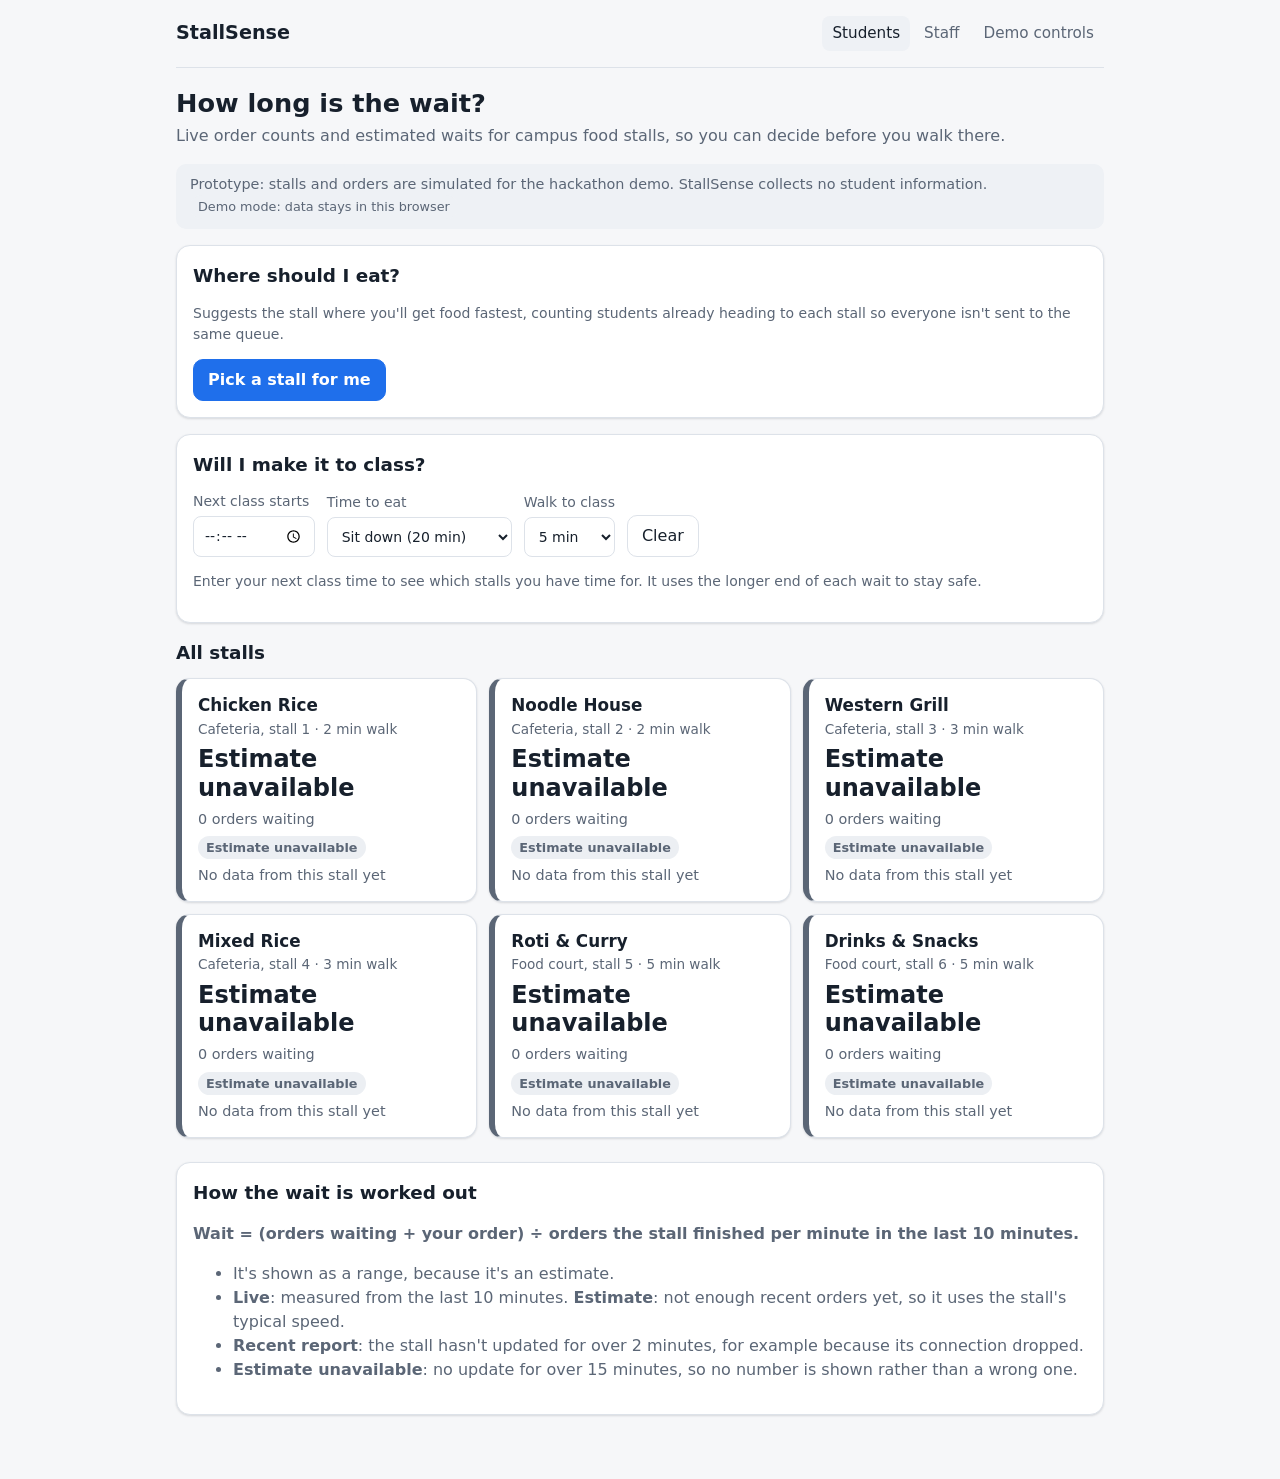
<file: index.html>
<!DOCTYPE html>
<html lang="en">
<head>
  <meta charset="utf-8">
  <meta name="viewport" content="width=device-width, initial-scale=1">
  <title>StallSense</title>
  <meta name="description" content="Live order counts and wait times for campus food stalls.">
  <link rel="stylesheet" href="css/style.css">
</head>
<body>
  <div class="wrap">
    <header class="top">
      <a class="brand" href="index.html">StallSense</a>
      <nav>
        <a href="index.html" class="active">Students</a>
        <a href="staff.html">Staff</a>
        <a href="demo.html">Demo controls</a>
      </nav>
    </header>

    <h1>How long is the wait?</h1>
    <p class="lead">Live order counts and estimated waits for campus food stalls, so you can decide before you walk there.</p>
    <p class="notice">Prototype: stalls and orders are simulated for the hackathon demo. StallSense collects no student information. <span id="mode"></span></p>

    <section class="panel">
      <h2>Where should I eat?</h2>
      <p class="muted small">Suggests the stall where you'll get food fastest, counting students already heading to each stall so everyone isn't sent to the same queue.</p>
      <button class="primary" id="pick-btn">Pick a stall for me</button>
      <div class="pick" id="pick"></div>
    </section>

    <section class="panel">
      <h2>Will I make it to class?</h2>
      <div class="row">
        <label class="field">Next class starts
          <input type="time" id="class-time">
        </label>
        <label class="field">Time to eat
          <select id="eat">
            <option value="0">Takeaway</option>
            <option value="10">Quick meal (10 min)</option>
            <option value="20" selected>Sit down (20 min)</option>
          </select>
        </label>
        <label class="field">Walk to class
          <select id="walk-class">
            <option value="3">3 min</option>
            <option value="5" selected>5 min</option>
            <option value="10">10 min</option>
          </select>
        </label>
        <button id="clear-class">Clear</button>
      </div>
      <p class="muted small" id="class-hint">Enter your next class time to see which stalls you have time for. It uses the longer end of each wait to stay safe.</p>
    </section>

    <h2>All stalls</h2>
    <div class="grid" id="stalls"></div>

    <section class="how panel">
      <h2>How the wait is worked out</h2>
      <p><strong>Wait = (orders waiting + your order) ÷ orders the stall finished per minute in the last 10 minutes.</strong></p>
      <ul>
        <li>It's shown as a range, because it's an estimate.</li>
        <li><strong>Live</strong>: measured from the last 10 minutes. <strong>Estimate</strong>: not enough recent orders yet, so it uses the stall's typical speed.</li>
        <li><strong>Recent report</strong>: the stall hasn't updated for over 2 minutes, for example because its connection dropped.</li>
        <li><strong>Estimate unavailable</strong>: no update for over 15 minutes, so no number is shown rather than a wrong one.</li>
      </ul>
    </section>
  </div>

  <script src="js/config.js"></script>
  <script src="js/stalls.js"></script>
  <script src="js/estimate.js"></script>
  <script src="js/backend-local.js"></script>
  <script src="js/backend-firebase.js"></script>
  <script src="js/store.js"></script>
  <script>
  (async function () {
    const { STALLS, newId, getStore, modeBadge } = SS;
    const { stallStats, labelDetail, recommend, willIMakeIt } = SS.estimate;

    const $ = (id) => document.getElementById(id);

    const store = await getStore();
    $("mode").innerHTML = modeBadge();
    let state = { orders: [], stalls: {}, recs: [] };
    let lastPick = 0;
    const esc = SS.esc;

    function classTimeMs() {
      const v = $("class-time").value;
      if (!v) return null;
      const [h, m] = v.split(":").map(Number);
      const d = new Date();
      d.setHours(h, m, 0, 0);
      return d.getTime();
    }

    function verdictHtml(st) {
      const ct = classTimeMs();
      if (ct === null) return "";
      const r = willIMakeIt(st, ct, { eatMins: Number($("eat").value), walkToClass: Number($("walk-class").value) });
      if (r.verdict === "unknown") return `<div class="verdict unknown">Can't tell: no recent data</div>`;
      if (r.verdict === "yes") return `<div class="verdict yes">Yes, about ${r.spare} min to spare</div>`;
      if (r.verdict === "tight") return `<div class="verdict tight">Tight, under 5 min to spare</div>`;
      return `<div class="verdict no">No, you'd be about ${-r.spare} min late</div>`;
    }

    function render() {
      const now = Date.now();
      const stats = STALLS.map((s) => stallStats(s, state, now));
      stats.sort((a, b) => (b.available - a.available) || (a.high - b.high));
      $("stalls").innerHTML = stats.map((st) => {
        const waitText = st.available ? `About ${st.low}–${st.high} min` : "Estimate unavailable";
        const orders = st.waiting === 1 ? "1 order waiting" : `${st.waiting} orders waiting`;
        const enRoute = st.enRoute ? ` · ${st.enRoute} on the way` : "";
        return `<article class="card ${st.level}">
          <div><div class="name">${esc(st.stall.name)}</div><div class="place">${esc(st.stall.place)} · ${st.stall.walk} min walk</div></div>
          <div class="wait">${waitText}</div>
          <div class="meta">${orders}${enRoute}</div>
          <span class="chip ${st.level}">${st.label}</span>
          <div class="meta small">${labelDetail(st)}</div>
          ${verdictHtml(st)}
        </article>`;
      }).join("");
      $("class-hint").style.display = classTimeMs() === null ? "" : "none";
    }

    $("pick-btn").addEventListener("click", async () => {
      const now = Date.now();
      const stats = STALLS.map((s) => stallStats(s, state, now));
      const best = recommend(stats);
      const box = $("pick");
      box.classList.add("show");
      if (!best) {
        box.innerHTML = `<p class="muted">No stall has recent data right now, so there's nothing reliable to suggest.</p>`;
        return;
      }
      const st = best.stats;
      const foodIn = Math.round(best.total);
      box.innerHTML = `<div class="big">Go to ${esc(st.stall.name)}</div>
        <div class="muted">${esc(st.stall.place)} · ${st.stall.walk} min walk · food in about ${foodIn} min</div>
        <div class="muted small">Counted ${st.enRoute} other student${st.enRoute === 1 ? "" : "s"} already heading there.</div>`;
      // Record the suggestion so the next student sees this stall as a bit busier.
      if (now - lastPick > 10000) {
        lastPick = now;
        await store.addRec({ id: newId("rec"), stallId: st.stall.id, at: now });
      }
    });

    for (const id of ["class-time", "eat", "walk-class"]) $(id).addEventListener("input", render);
    $("clear-class").addEventListener("click", () => { $("class-time").value = ""; render(); });

    store.subscribe((s) => { state = s; render(); });
    setInterval(render, 15000);
  })();
  </script>
</body>
</html>
</file>
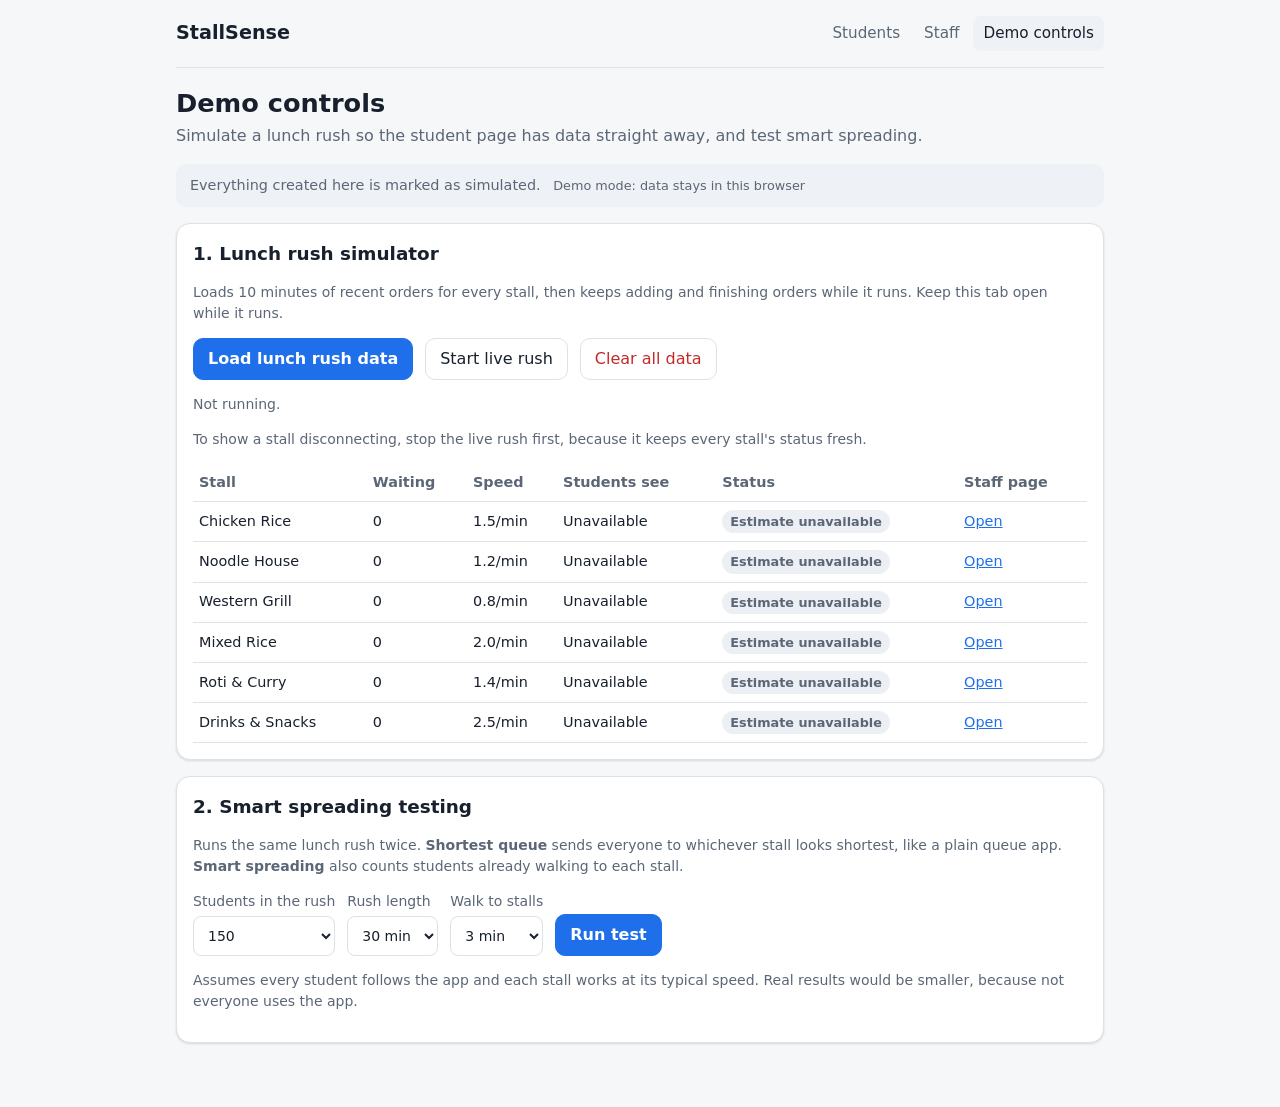
<file: demo.html>
<!DOCTYPE html>
<html lang="en">
<head>
  <meta charset="utf-8">
  <meta name="viewport" content="width=device-width, initial-scale=1">
  <title>StallSense Demo</title>
  <meta name="description" content="Simulate a lunch rush and test smart spreading.">
  <link rel="stylesheet" href="css/style.css">
</head>
<body>
  <div class="wrap">
    <header class="top">
      <a class="brand" href="index.html">StallSense</a>
      <nav>
        <a href="index.html">Students</a>
        <a href="staff.html">Staff</a>
        <a href="demo.html" class="active">Demo controls</a>
      </nav>
    </header>

    <h1>Demo controls</h1>
    <p class="lead">Simulate a lunch rush so the student page has data straight away, and test smart spreading.</p>
    <p class="notice">Everything created here is marked as simulated. <span id="mode"></span></p>

    <section class="panel">
      <h2>1. Lunch rush simulator</h2>
      <p class="muted small">Loads 10 minutes of recent orders for every stall, then keeps adding and finishing orders while it runs. Keep this tab open while it runs.</p>
      <div class="row">
        <button class="primary" id="seed">Load lunch rush data</button>
        <button id="rush">Start live rush</button>
        <button class="danger" id="reset">Clear all data</button>
      </div>
      <p class="muted small" id="sim-status">Not running.</p>
      <p class="muted small">To show a stall disconnecting, stop the live rush first, because it keeps every stall's status fresh.</p>
      <div class="table-scroll">
        <table>
          <thead><tr><th>Stall</th><th>Waiting</th><th>Speed</th><th>Students see</th><th>Status</th><th>Staff page</th></tr></thead>
          <tbody id="status"></tbody>
        </table>
      </div>
    </section>

    <section class="panel">
      <h2>2. Smart spreading testing</h2>
      <p class="muted small">Runs the same lunch rush twice. <strong>Shortest queue</strong> sends everyone to whichever stall looks shortest, like a plain queue app. <strong>Smart spreading</strong> also counts students already walking to each stall.</p>
      <div class="row">
        <label class="field">Students in the rush
          <select id="students">
            <option value="100">100</option>
            <option value="150" selected>150</option>
            <option value="200">200</option>
          </select>
        </label>
        <label class="field">Rush length
          <select id="minutes">
            <option value="20">20 min</option>
            <option value="30" selected>30 min</option>
            <option value="45">45 min</option>
          </select>
        </label>
        <label class="field">Walk to stalls
          <select id="walk">
            <option value="2">2 min</option>
            <option value="3" selected>3 min</option>
            <option value="5">5 min</option>
          </select>
        </label>
        <button class="primary" id="run">Run test</button>
      </div>
      <div id="results"></div>
      <p class="muted small">Assumes every student follows the app and each stall works at its typical speed. Real results would be smaller, because not everyone uses the app.</p>
    </section>
  </div>

  <script src="js/config.js"></script>
  <script src="js/stalls.js"></script>
  <script src="js/estimate.js"></script>
  <script src="js/backend-local.js"></script>
  <script src="js/backend-firebase.js"></script>
  <script src="js/store.js"></script>
  <script src="js/spread.js"></script>
  <script>
  (async function () {
    const { STALLS, getStore, newId, modeBadge, runSpreadTest } = SS;
    const { stallStats } = SS.estimate;

    const $ = (id) => document.getElementById(id);
    const MIN = 60000;

    const store = await getStore();
    $("mode").innerHTML = modeBadge();
    let state = { orders: [], stalls: {}, recs: [] };

    // How much busier than its speed each stall gets during the rush (>1 builds a queue).
    const RUSH = { "chicken-rice": 1.35, noodles: 1.15, western: 1.3, "mixed-rice": 0.9, roti: 1.2, drinks: 0.8 };
    const START_QUEUE = { "chicken-rice": 12, noodles: 6, western: 9, "mixed-rice": 4, roti: 14, drinks: 2 };

    function render() {
      const now = Date.now();
      $("status").innerHTML = STALLS.map((s) => {
        const st = stallStats(s, state, now);
        const shown = st.available ? `${st.low}–${st.high} min` : "Unavailable";
        return `<tr><td>${s.name}</td><td>${st.waiting}</td><td>${st.rate.toFixed(1)}/min</td>
          <td>${shown}</td><td><span class="chip ${st.level}">${st.label}</span></td>
          <td><a href="staff.html?stall=${s.id}" target="_blank">Open</a></td></tr>`;
      }).join("");
    }

    // Load lunch rush data: finished orders over the last 10 minutes plus a waiting queue.
    $("seed").addEventListener("click", async () => {
      const now = Date.now();
      const orders = [];
      let num = 500;
      for (const s of STALLS) {
        const finished = Math.round(s.baseRate * 10 * (0.85 + Math.random() * 0.3));
        for (let i = 0; i < finished; i++) {
          const readyAt = now - ((i + 0.5) / finished) * 10 * MIN;
          const createdAt = readyAt - (3 + Math.random() * 6) * MIN;
          orders.push({ id: newId(s.id), stallId: s.id, num: num++, createdAt, readyAt, source: "sim" });
        }
        const queue = START_QUEUE[s.id] ?? 5;
        for (let i = 0; i < queue; i++) {
          const createdAt = now - (i / Math.max(queue, 1)) * 8 * MIN;
          orders.push({ id: newId(s.id), stallId: s.id, num: num++, createdAt, readyAt: null, source: "sim" });
        }
      }
      $("sim-status").textContent = "Loading…";
      await store.bulkAdd(orders);
      await Promise.all(STALLS.map((s) => store.heartbeat(s.id)));
      $("sim-status").textContent = `Loaded ${orders.length} simulated orders.` + (timer ? " Live rush running." : "");
    });

    // Live rush: every 2 seconds, new orders arrive and stalls finish orders at their speed.
    let timer = null;
    let lastBeat = 0;
    const credit = {};
    let simNum = 900;

    function tick() {
      const now = Date.now();
      const step = 2 / 60; // minutes per tick
      for (const s of STALLS) {
        const waiting = state.orders
          .filter((o) => o.stallId === s.id && !o.readyAt && o.source === "sim")
          .sort((a, b) => a.createdAt - b.createdAt);

        const busy = waiting.length > 25 ? 0.5 : RUSH[s.id] ?? 1;
        if (Math.random() < s.baseRate * busy * step) {
          store.addOrder({ id: newId(s.id), stallId: s.id, num: simNum++, createdAt: now, readyAt: null, source: "sim" });
        }

        credit[s.id] = (credit[s.id] || 0) + s.baseRate * step;
        let i = 0;
        while (credit[s.id] >= 1 && i < waiting.length) {
          store.markReady(waiting[i].id, now);
          credit[s.id] -= 1;
          i++;
        }
        if (i === waiting.length) credit[s.id] = Math.min(credit[s.id], 1);
      }
      if (now - lastBeat > 20000) {
        lastBeat = now;
        STALLS.forEach((s) => store.heartbeat(s.id));
      }
    }

    $("rush").addEventListener("click", () => {
      if (timer) {
        clearInterval(timer);
        timer = null;
        $("rush").textContent = "Start live rush";
        $("sim-status").textContent = "Stopped.";
      } else {
        timer = setInterval(tick, 2000);
        tick();
        $("rush").textContent = "Stop live rush";
        $("sim-status").textContent = "Live rush running. Keep this tab open.";
      }
    });

    $("reset").addEventListener("click", async () => {
      if (!confirm("Clear all orders, stall status and suggestions? This can't be undone.")) return;
      await store.resetAll();
      $("sim-status").textContent = "All data cleared.";
    });

    // Smart spreading test
    function bars(perStall, maxStudents) {
      return perStall.map((p) => `<div class="bar-row"><span>${p.name}</span>
        <div class="bar ${p.longest > 15 ? "hot" : ""}" style="width:${(p.students / maxStudents) * 100}%"></div>
        <span>${p.students}</span></div>`).join("");
    }

    function result(title, r, maxStudents) {
      return `<div class="result mini"><h3>${title}</h3>
        <div class="muted small">Longest wait</div><div class="stat">${r.longest.toFixed(1)} min</div>
        <div class="muted small">Average wait ${r.average.toFixed(1)} min · ${r.over15} students waited over 15 min</div>
        <div class="muted small" style="margin-top:8px">Students sent to each stall (red = someone waited over 15 min)</div>
        ${bars(r.perStall, maxStudents)}</div>`;
    }

    $("run").addEventListener("click", () => {
      const r = runSpreadTest(STALLS, {
        students: Number($("students").value),
        minutes: Number($("minutes").value),
        walk: Number($("walk").value)
      });
      const max = Math.max(...r.plain.perStall.map((p) => p.students), ...r.smart.perStall.map((p) => p.students), 1);
      const cut = r.plain.longest > 0 ? Math.round((1 - r.smart.longest / r.plain.longest) * 100) : 0;
      $("results").innerHTML = `<p style="margin:12px 0 0"><strong>Smart spreading cut the longest wait by ${cut}%</strong>
        (${r.plain.longest.toFixed(1)} → ${r.smart.longest.toFixed(1)} min).</p>
        <div class="result-grid">${result("Shortest queue", r.plain, max)}${result("Smart spreading", r.smart, max)}</div>`;
    });

    store.subscribe((s) => { state = s; render(); });
    setInterval(render, 10000);
  })();
  </script>
</body>
</html>
</file>
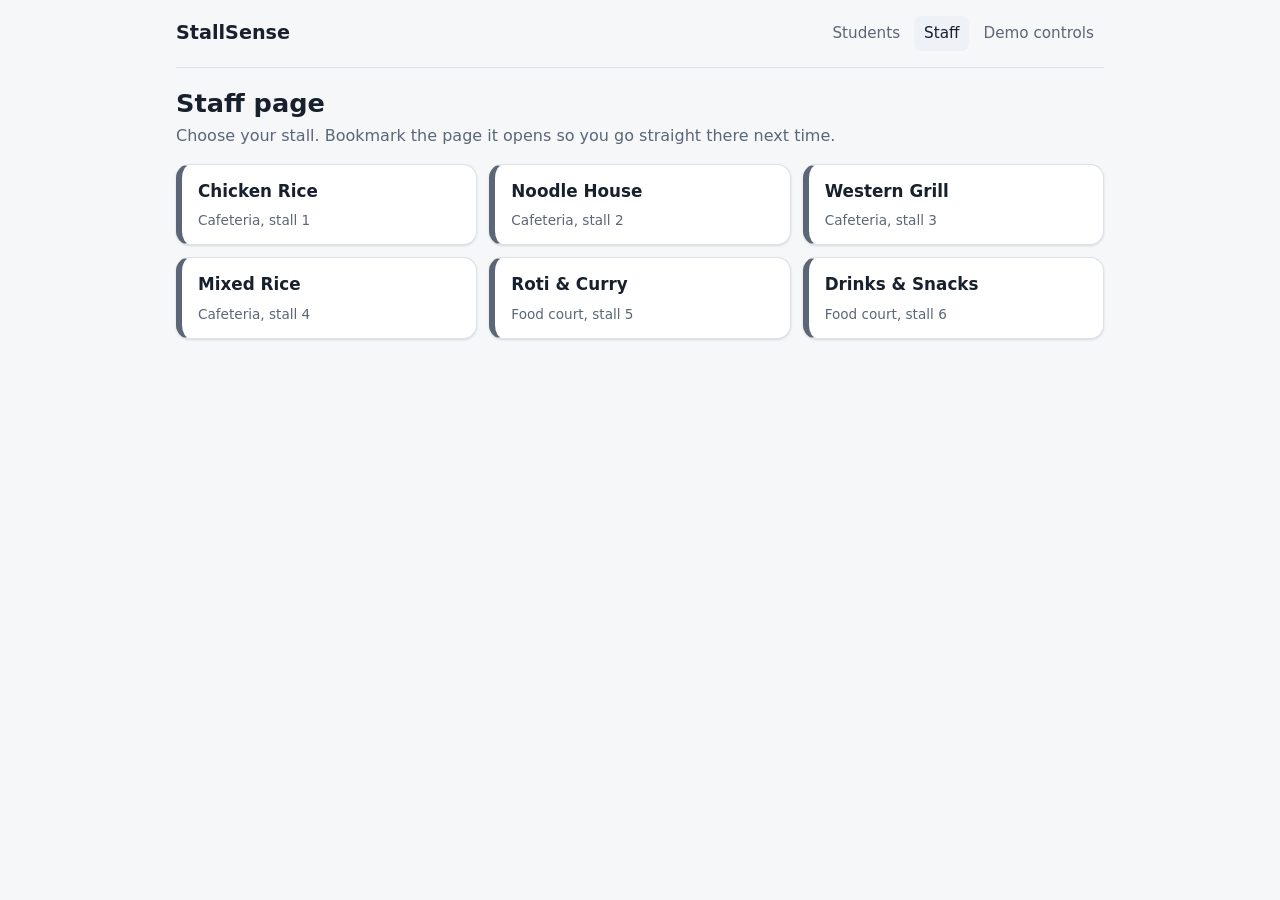
<file: staff.html>
<!DOCTYPE html>
<html lang="en">
<head>
  <meta charset="utf-8">
  <meta name="viewport" content="width=device-width, initial-scale=1">
  <title>StallSense Staff</title>
  <meta name="description" content="Stall staff record new and ready orders.">
  <link rel="stylesheet" href="css/style.css">
</head>
<body>
  <div class="wrap">
    <header class="top">
      <a class="brand" href="index.html">StallSense</a>
      <nav>
        <a href="index.html">Students</a>
        <a href="staff.html" class="active">Staff</a>
        <a href="demo.html">Demo controls</a>
      </nav>
    </header>

    <!-- Shown when no stall is chosen yet -->
    <section id="choose" hidden>
      <h1>Staff page</h1>
      <p class="lead">Choose your stall. Bookmark the page it opens so you go straight there next time.</p>
      <div class="grid" id="stall-links"></div>
    </section>

    <!-- The stall's own page -->
    <section id="console" hidden>
      <h1 id="stall-name"></h1>
      <p class="lead" id="stall-place"></p>
      <p class="notice">Prototype: orders here are for the demo. Only order numbers and times are recorded, never student details. <span id="mode"></span></p>

      <div class="status-line">
        <span id="conn"></span>
        <span id="sync" class="muted small"></span>
        <button id="toggle-offline">Simulate disconnect</button>
      </div>

      <div class="staff-buttons">
        <button class="primary" id="new-order">+ New order</button>
        <button id="next-ready">Next order ready</button>
      </div>

      <div class="two-col">
        <div class="mini">
          <div class="muted small">Your queue (this device)</div>
          <div class="wait" id="mine-wait"></div>
          <div class="muted small" id="mine-meta"></div>
        </div>
        <div class="mini">
          <div class="muted small">What students see right now</div>
          <div class="wait" id="students-wait"></div>
          <div class="muted small" id="students-meta"></div>
        </div>
      </div>

      <h2 style="margin-top:20px">Orders waiting</h2>
      <ul class="orders" id="orders"></ul>
      <p class="muted small" id="empty">No orders waiting.</p>
    </section>
  </div>

  <script src="js/config.js"></script>
  <script src="js/stalls.js"></script>
  <script src="js/estimate.js"></script>
  <script src="js/backend-local.js"></script>
  <script src="js/backend-firebase.js"></script>
  <script src="js/store.js"></script>
  <script src="js/outbox.js"></script>
  <script>
  (function () {
    const { STALLS, findStall, getStore, newId, modeBadge, createOutbox, esc } = SS;
    const { stallStats, labelDetail } = SS.estimate;

    const $ = (id) => document.getElementById(id);
    const stall = findStall(new URLSearchParams(location.search).get("stall"));

    if (!stall) {
      $("choose").hidden = false;
      $("stall-links").innerHTML = STALLS.map((s) =>
        `<a class="card" style="text-decoration:none;color:inherit" href="staff.html?stall=${s.id}">
          <div class="name">${esc(s.name)}</div><div class="place">${esc(s.place)}</div></a>`).join("");
    } else {
      startConsole(stall);
    }

    async function startConsole(stall) {
      $("console").hidden = false;
      document.title = `${stall.name} · StallSense Staff`;
      $("stall-name").textContent = stall.name;
      $("stall-place").textContent = stall.place;
      const store = await getStore();
      $("mode").innerHTML = modeBadge();
      const outbox = createOutbox(store, `stallsense-outbox-${stall.id}`);
      let server = { orders: [], stalls: {}, recs: [] };

      // This device's view: what the cloud has, plus changes not sent yet.
      function localView() {
        const map = new Map();
        server.orders.filter((o) => o.stallId === stall.id).forEach((o) => map.set(o.id, { ...o }));
        for (const op of outbox.items) {
          if (op.type === "add" && !map.has(op.order.id)) map.set(op.order.id, { ...op.order, pending: true });
          if (op.type === "ready" && map.has(op.id)) Object.assign(map.get(op.id), { readyAt: op.at, pending: true });
        }
        return [...map.values()];
      }

      function nextNumber(orders) {
        const midnight = new Date(); midnight.setHours(0, 0, 0, 0);
        const today = orders.filter((o) => o.createdAt >= midnight.getTime() && o.source !== "sim");
        return today.reduce((max, o) => Math.max(max, o.num || 0), 0) + 1;
      }

      function waitText(st) {
        return st.available ? `About ${st.low}–${st.high} min` : "Estimate unavailable";
      }

      function render() {
        const now = Date.now();
        const orders = localView();
        const waiting = orders.filter((o) => !o.readyAt).sort((a, b) => a.createdAt - b.createdAt);

        const connected = outbox.isConnected();
        $("conn").innerHTML = connected
          ? `<span class="dot"></span>Connected`
          : `<span class="dot off"></span>${outbox.simulatedOffline ? "Disconnected (simulated)" : "Offline"}`;
        const pending = outbox.items.length;
        $("sync").textContent = pending
          ? `${pending} change${pending === 1 ? "" : "s"} saved on this device, sending when connected`
          : "All changes synced";
        $("toggle-offline").textContent = outbox.simulatedOffline ? "Reconnect" : "Simulate disconnect";

        // Your queue: includes changes still waiting to sync, so staff never lose track.
        const mineState = { orders, stalls: { [stall.id]: { lastSeen: now } }, recs: server.recs };
        const mine = stallStats(stall, mineState, now);
        $("mine-wait").textContent = waitText(mine);
        $("mine-meta").textContent = `${mine.waiting} waiting · ${mine.label}`;

        const theirs = stallStats(stall, server, now);
        $("students-wait").textContent = waitText(theirs);
        $("students-meta").textContent = `${theirs.waiting} waiting · ${theirs.label} · ${labelDetail(theirs)}`;

        $("orders").innerHTML = waiting.map((o) => {
          const mins = Math.max(0, Math.round((now - o.createdAt) / 60000));
          return `<li>
            <span class="num">#${o.num ?? "?"}</span>
            <span class="when">${mins} min ago${o.source === "sim" ? " · simulated" : ""}
              ${o.pending ? `<span class="pending">· not synced yet</span>` : ""}</span>
            <button data-ready="${esc(o.id)}">Ready</button>
          </li>`;
        }).join("");
        $("empty").hidden = waiting.length > 0;
        $("next-ready").disabled = waiting.length === 0;
      }

      function markReady(id) {
        outbox.push({ type: "ready", id, at: Date.now() });
      }

      $("new-order").addEventListener("click", () => {
        const orders = localView();
        const order = {
          id: newId(stall.id), stallId: stall.id, num: nextNumber(orders),
          createdAt: Date.now(), readyAt: null, source: "staff"
        };
        outbox.push({ type: "add", order });
      });

      $("next-ready").addEventListener("click", () => {
        const oldest = localView().filter((o) => !o.readyAt).sort((a, b) => a.createdAt - b.createdAt)[0];
        if (oldest) markReady(oldest.id);
      });

      $("orders").addEventListener("click", (e) => {
        const id = e.target.getAttribute("data-ready");
        if (id) markReady(id);
      });

      $("toggle-offline").addEventListener("click", () => {
        outbox.setSimulatedOffline(!outbox.simulatedOffline);
        if (!outbox.simulatedOffline) store.heartbeat(stall.id);
      });

      // Tell the cloud this stall is still online, even when no orders come in.
      function beat() {
        if (outbox.isConnected()) store.heartbeat(stall.id).catch(() => {});
      }
      beat();
      setInterval(beat, 20000);

      outbox.onChange(render);
      store.subscribe((s) => { server = s; render(); });
      setInterval(render, 10000);
    }
  })();
  </script>
</body>
</html>
</file>
<file: css/style.css>
:root {
  --bg: #f6f7f9;
  --surface: #ffffff;
  --surface-2: #eef1f5;
  --text: #17202c;
  --muted: #5b6676;
  --border: #dde2e9;
  --accent: #1f6feb;
  --accent-text: #ffffff;
  --ok: #1a7f37;
  --ok-bg: #e3f4e7;
  --busy: #9a6700;
  --busy-bg: #fbf0d6;
  --very-busy: #c62828;
  --very-busy-bg: #fbe5e5;
  --unknown: #5b6676;
  --unknown-bg: #eceff3;
  --radius: 14px;
  --shadow: 0 1px 2px rgba(16, 24, 40, 0.06), 0 1px 3px rgba(16, 24, 40, 0.08);
  color-scheme: light;
}

@media (prefers-color-scheme: dark) {
  :root {
    --bg: #0f141a;
    --surface: #171e26;
    --surface-2: #202a35;
    --text: #e6ebf1;
    --muted: #98a4b3;
    --border: #2c3744;
    --accent: #4c8dff;
    --accent-text: #0b1220;
    --ok: #4ccb6b;
    --ok-bg: #12301b;
    --busy: #e3b341;
    --busy-bg: #33290f;
    --very-busy: #ff7b72;
    --very-busy-bg: #3a1716;
    --unknown: #98a4b3;
    --unknown-bg: #222b36;
    --shadow: none;
    color-scheme: dark;
  }
}

* { box-sizing: border-box; }

body {
  margin: 0;
  background: var(--bg);
  color: var(--text);
  font: 16px/1.5 system-ui, -apple-system, "Segoe UI", Roboto, sans-serif;
}

a { color: var(--accent); }

.wrap { max-width: 960px; margin: 0 auto; padding: 0 16px 48px; }

header.top {
  display: flex; flex-wrap: wrap; align-items: center; gap: 8px 16px;
  padding: 16px 0; border-bottom: 1px solid var(--border); margin-bottom: 20px;
}
header.top .brand { font-weight: 700; font-size: 1.2rem; text-decoration: none; color: var(--text); margin-right: auto; }
header.top nav { display: flex; gap: 4px; flex-wrap: wrap; }
header.top nav a {
  text-decoration: none; color: var(--muted); padding: 6px 10px; border-radius: 8px; font-size: 0.95rem;
}
header.top nav a.active, header.top nav a:hover { background: var(--surface-2); color: var(--text); }

h1 { font-size: 1.6rem; line-height: 1.25; margin: 0 0 4px; }
h2 { font-size: 1.15rem; margin: 0 0 12px; }
.lead { color: var(--muted); margin: 0 0 16px; }
.muted { color: var(--muted); }
.small { font-size: 0.875rem; }

.notice {
  background: var(--surface-2); border-radius: 10px; padding: 10px 14px;
  font-size: 0.9rem; color: var(--muted); margin: 0 0 16px;
}

.badge {
  display: inline-block; font-size: 0.8rem; padding: 2px 8px; border-radius: 999px;
  background: var(--surface-2); color: var(--muted); white-space: nowrap;
}
.badge-cloud { background: var(--ok-bg); color: var(--ok); }

.panel {
  background: var(--surface); border: 1px solid var(--border); border-radius: var(--radius);
  padding: 16px; box-shadow: var(--shadow); margin-bottom: 16px;
}

.row { display: flex; flex-wrap: wrap; gap: 12px; align-items: end; }
label.field { display: flex; flex-direction: column; gap: 4px; font-size: 0.875rem; color: var(--muted); }
input, select {
  font: inherit; color: var(--text); background: var(--surface); border: 1px solid var(--border);
  border-radius: 8px; padding: 8px 10px; min-height: 40px;
}

button {
  font: inherit; cursor: pointer; border-radius: 10px; border: 1px solid var(--border);
  background: var(--surface); color: var(--text); padding: 8px 14px; min-height: 40px;
}
button:hover { background: var(--surface-2); }
button.primary { background: var(--accent); color: var(--accent-text); border-color: var(--accent); font-weight: 600; }
button.primary:hover { filter: brightness(1.08); }
button.danger { color: var(--very-busy); }
button:disabled { opacity: 0.5; cursor: not-allowed; }

.grid { display: grid; grid-template-columns: repeat(auto-fill, minmax(260px, 1fr)); gap: 12px; }

.card {
  background: var(--surface); border: 1px solid var(--border); border-radius: var(--radius);
  padding: 14px 16px; box-shadow: var(--shadow); border-left: 6px solid var(--unknown);
  display: flex; flex-direction: column; gap: 6px;
}
.card.ok { border-left-color: var(--ok); }
.card.busy { border-left-color: var(--busy); }
.card.very-busy { border-left-color: var(--very-busy); }
.card .name { font-weight: 650; font-size: 1.05rem; }
.card .place { color: var(--muted); font-size: 0.85rem; }
.card .wait { font-size: 1.5rem; font-weight: 700; line-height: 1.2; }
.card .meta { color: var(--muted); font-size: 0.9rem; }

.chip {
  display: inline-flex; align-items: center; gap: 6px; font-size: 0.8rem; font-weight: 600;
  padding: 2px 8px; border-radius: 999px; background: var(--unknown-bg); color: var(--unknown); width: fit-content;
}
.chip.ok { background: var(--ok-bg); color: var(--ok); }
.chip.busy { background: var(--busy-bg); color: var(--busy); }
.chip.very-busy { background: var(--very-busy-bg); color: var(--very-busy); }

.verdict { font-weight: 600; font-size: 0.95rem; padding: 6px 10px; border-radius: 8px; }
.verdict.yes { background: var(--ok-bg); color: var(--ok); }
.verdict.tight { background: var(--busy-bg); color: var(--busy); }
.verdict.no { background: var(--very-busy-bg); color: var(--very-busy); }
.verdict.unknown { background: var(--unknown-bg); color: var(--unknown); }

.pick { display: none; margin-top: 12px; }
.pick.show { display: block; }
.pick .big { font-size: 1.25rem; font-weight: 700; }

/* Staff page */
.staff-buttons { display: grid; grid-template-columns: 1fr 1fr; gap: 12px; margin-bottom: 16px; }
.staff-buttons button { min-height: 96px; font-size: 1.25rem; font-weight: 700; border-radius: var(--radius); }
.status-line { display: flex; flex-wrap: wrap; gap: 8px 16px; align-items: center; margin-bottom: 12px; }
.dot { display: inline-block; width: 10px; height: 10px; border-radius: 50%; background: var(--ok); margin-right: 6px; }
.dot.off { background: var(--very-busy); }
.orders { list-style: none; padding: 0; margin: 0; display: flex; flex-direction: column; gap: 8px; }
.orders li {
  display: flex; align-items: center; gap: 12px; padding: 8px 12px; border: 1px solid var(--border);
  border-radius: 10px; background: var(--surface);
}
.orders li .num { font-weight: 700; font-size: 1.1rem; min-width: 56px; }
.orders li .when { color: var(--muted); font-size: 0.875rem; margin-right: auto; }
.orders li .pending { font-size: 0.75rem; color: var(--busy); }
.two-col { display: grid; grid-template-columns: 1fr 1fr; gap: 12px; }
.mini { background: var(--surface-2); border-radius: 10px; padding: 12px; }
.mini .wait { font-size: 1.3rem; font-weight: 700; }

/* Demo page */
table { width: 100%; border-collapse: collapse; font-size: 0.9rem; }
th, td { text-align: left; padding: 8px 6px; border-bottom: 1px solid var(--border); }
th { color: var(--muted); font-weight: 600; }
.table-scroll { overflow-x: auto; }
.result-grid { display: grid; grid-template-columns: 1fr 1fr; gap: 12px; margin-top: 12px; }
.result h3 { margin: 0 0 4px; font-size: 1rem; }
.result .stat { font-size: 1.4rem; font-weight: 700; }
.bar-row { display: grid; grid-template-columns: 110px 1fr 36px; gap: 8px; align-items: center; font-size: 0.85rem; margin: 4px 0; }
.bar { height: 10px; border-radius: 6px; background: var(--accent); min-width: 2px; }
.bar.hot { background: var(--very-busy); }

.how { margin-top: 24px; }
.how p, .how li { color: var(--muted); }

@media (max-width: 560px) {
  h1 { font-size: 1.35rem; }
  .two-col, .result-grid { grid-template-columns: 1fr; }
  .staff-buttons button { min-height: 80px; font-size: 1.1rem; }
}
</file>
